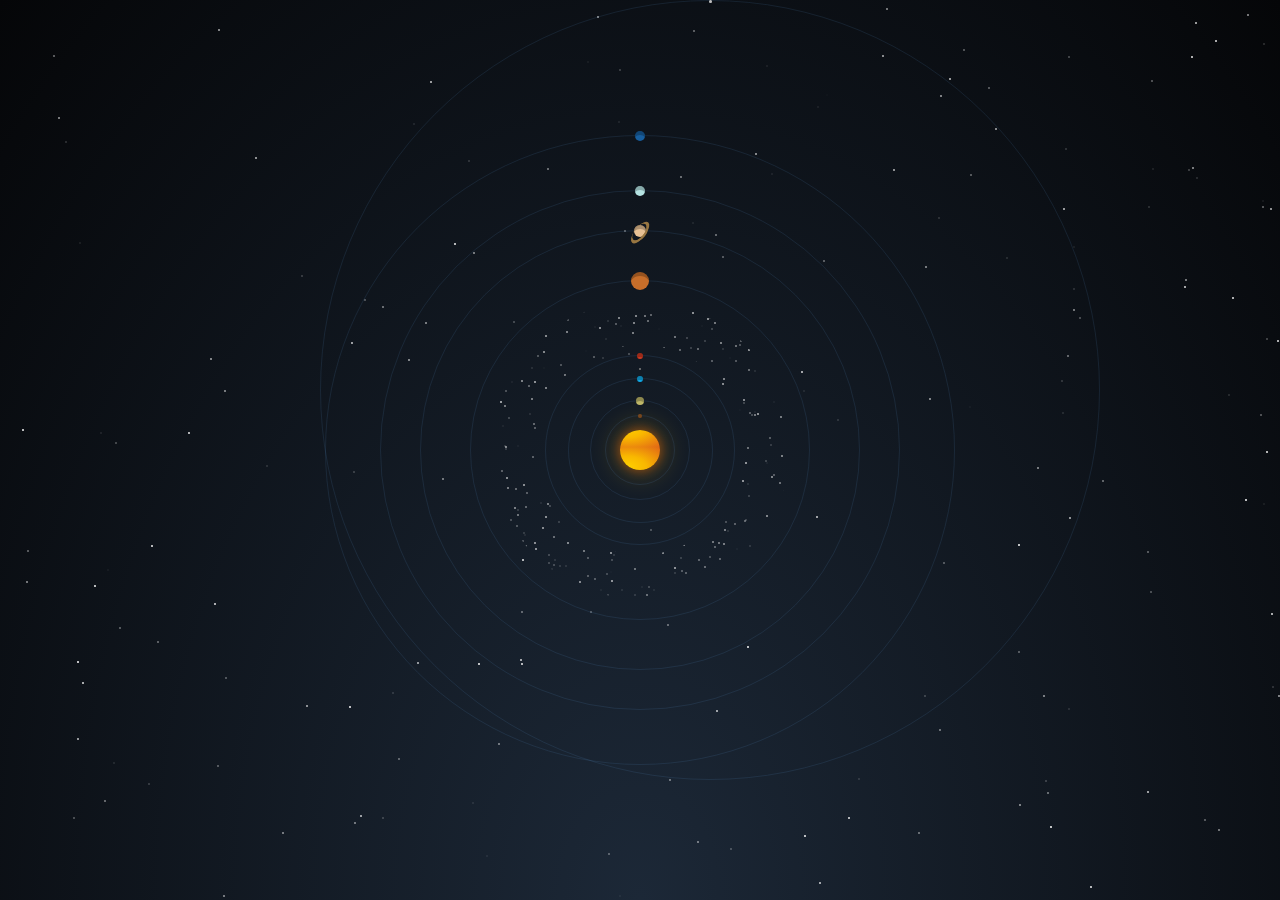
<file: 05-merge-styles/project-dist/index.html>
<!DOCTYPE html>
<html lang="en">

<head>
    <meta charset="UTF-8">
    <meta http-equiv="X-UA-Compatible" content="IE=edge">
    <meta name="viewport" content="width=device-width, initial-scale=1.0">
    <link rel="stylesheet" href="./bundle.css">
    <title>Solar system</title>
</head>

<body>
    <div class="solar-syst">
        <div class="sun"></div>
        <div class="mercury"></div>
        <div class="venus"></div>
        <div class="earth"></div>
        <div class="mars"></div>
        <div class="jupiter"></div>
        <div class="saturn"></div>
        <div class="uranus"></div>
        <div class="neptune"></div>
        <div class="pluto"></div>
        <div class="asteroids-belt"></div>
    </div>
</body>

</html>
</file>
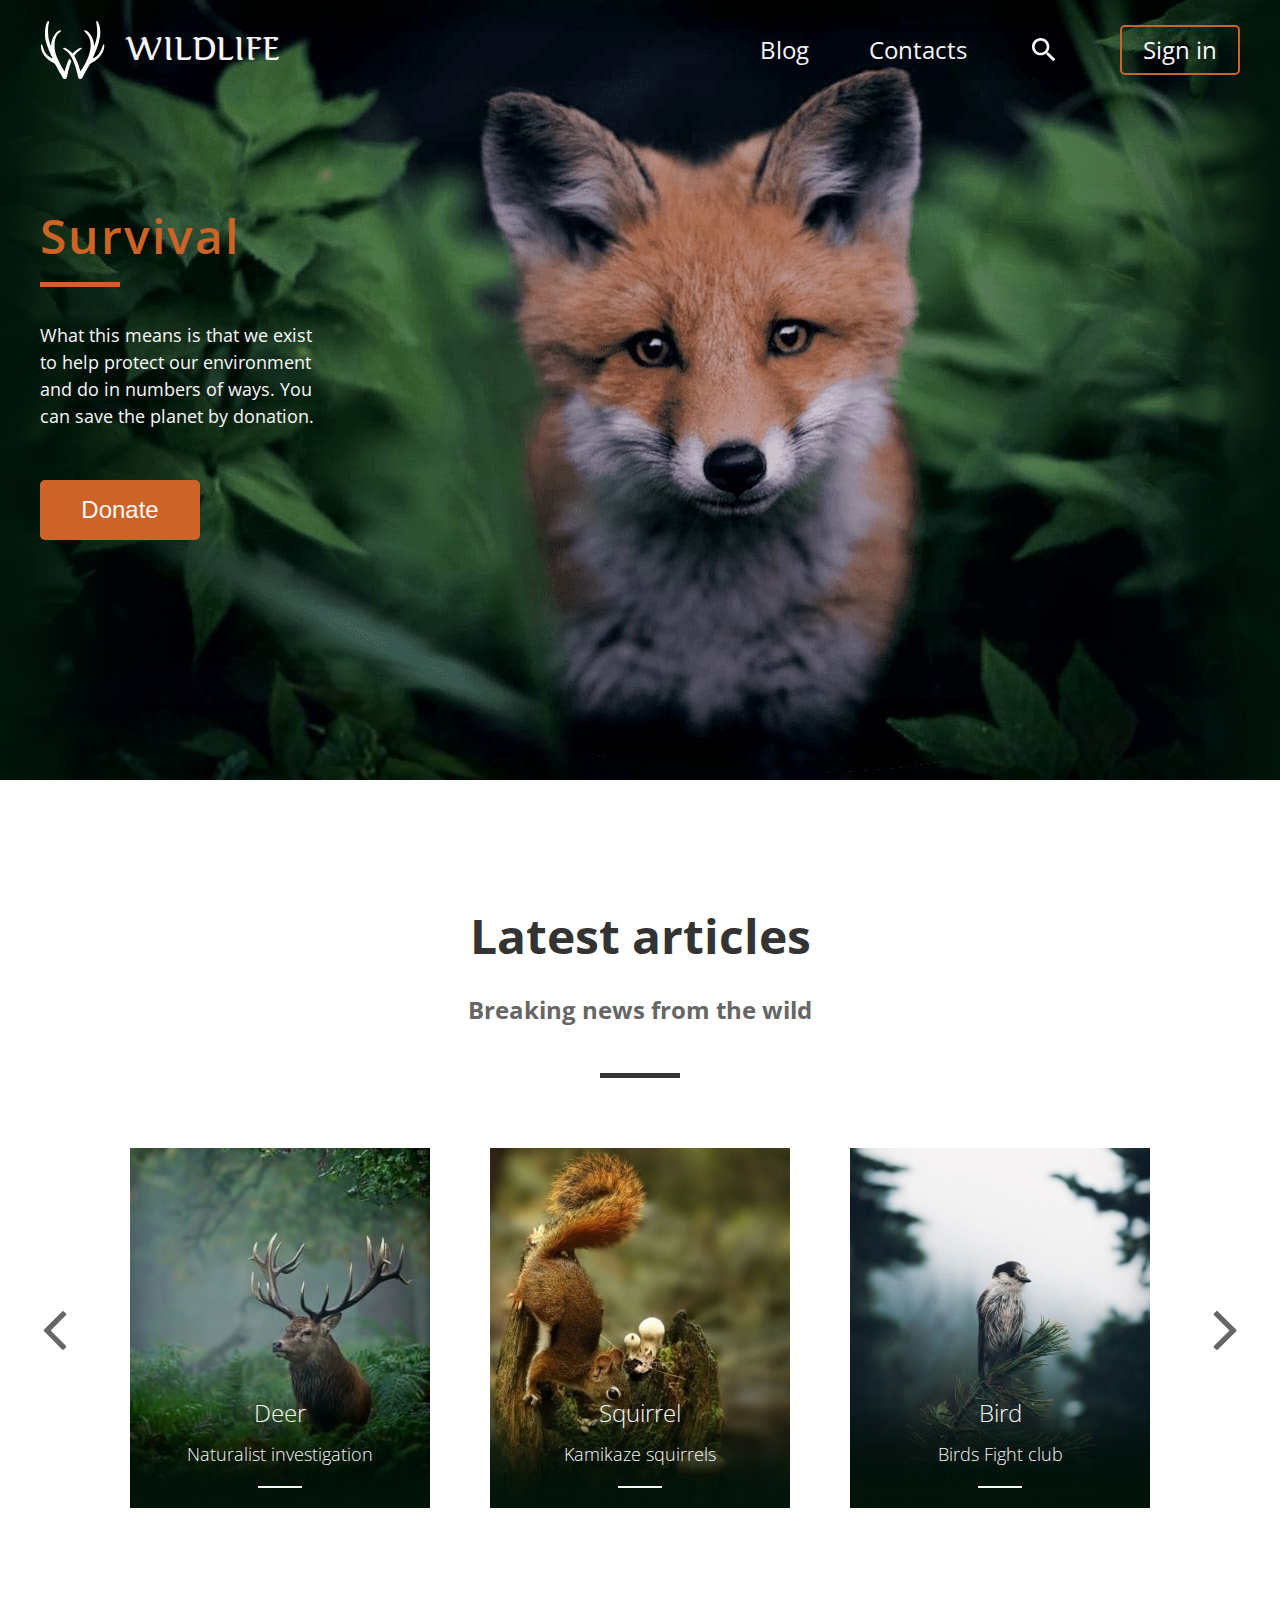
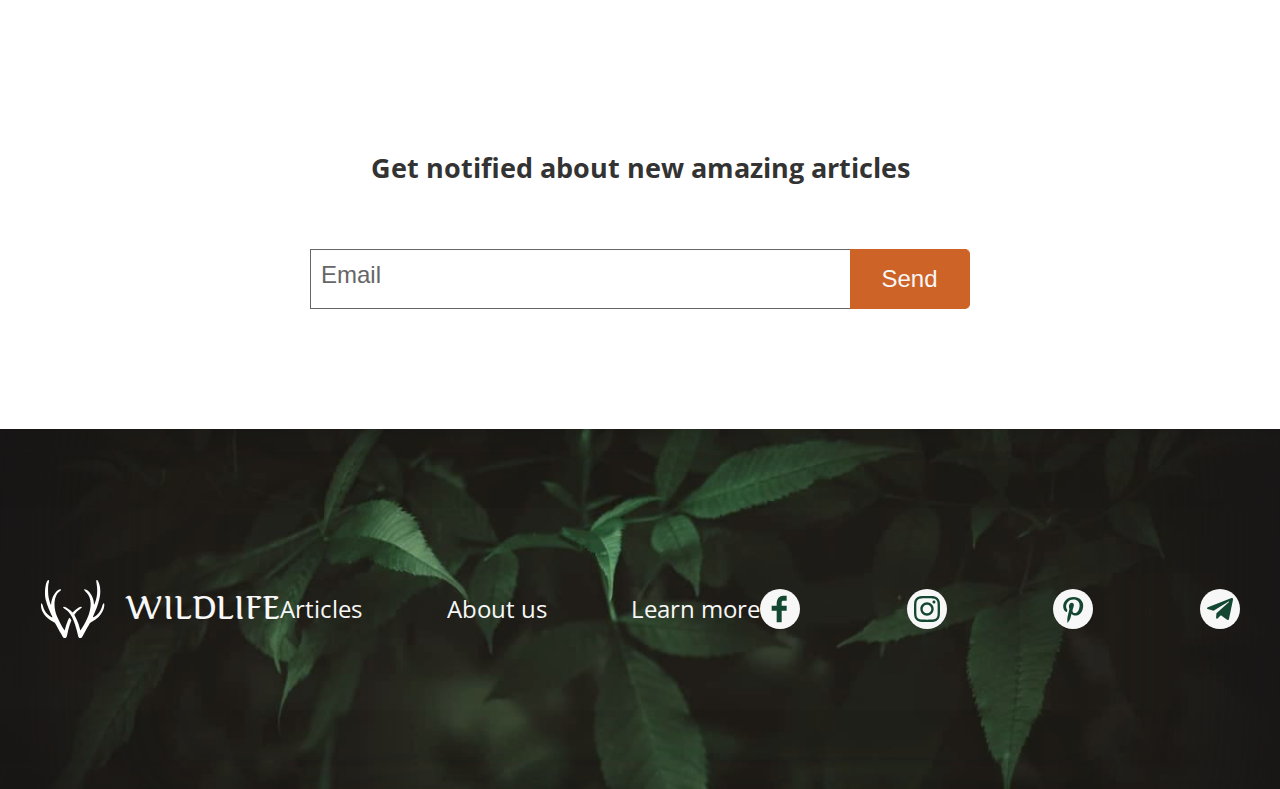
<file: 06-build-page/project-dist/index.html>
<!DOCTYPE html>
<html lang="en">

<head>
    <meta charset="UTF-8" />
    <meta name="viewport" content="width=device-width, initial-scale=1.0" />
    <link href="https://fonts.googleapis.com/css2?family=Open+Sans:wght@100;300;400;600&display=swap" rel="stylesheet" />
    <link rel="stylesheet" href="style.css" />
    <title>wildlife</title>
</head>

<body>
    <header class="header">
  <div class="container">
    <div class="inner-container">
      <nav class="main-nav">
        <div class="logo">
          <div class="logo-icon"></div>
          <h1>wildlife</h1>
        </div>
        <ul class="nav-list">
          <li class="list-item"><a href="#">Blog</a></li>
          <li class="list-item"><a href="#">Contacts</a></li>
          <li class="list-item search"><a href="#"></a></li>
          <li class="list-item login"><a href="#">Sign in</a></li>
        </ul>
      </nav>
      <div class="header-promo">
        <h2 class="header-title">Survival</h2>
        <p class="header-text">
          What this means is that we exist to help protect our environment
          and do in numbers of ways. You can save the planet by donation.
        </p>
        <button class="header-button">Donate</button>
      </div>
    </div>
  </div>
</header>
    <main class="main">
        <div class="container">
  <div class="inner-container">
    <h2 class="main-title">Latest articles</h2>
    <h3 class="main-subtitle">Breaking news from the wild</h3>
    <div class="slider">
      <a class="arrow arrow-left"></a>
      <div class="item item1">
        <a href="#">
          <h2 class="item-title">Deer</h2>
          <h3 class="item-subtitle">Naturalist investigation</h3>
        </a>
      </div>
      <div class="item item2">
        <a href="#">
          <h2 class="item-title">Squirrel</h2>
          <h3 class="item-subtitle">Kamikaze squirrels</h3>
        </a>
      </div>
      <div class="item item3">
        <a href="#">
          <h2 class="item-title">Bird</h2>
          <h3 class="item-subtitle">Birds Fight club</h3>
        </a>
      </div>
      <a class="arrow arrow-right"></a>
    </div>
    <div class="mail">
      <h2 class="mail-title">Get notified about new amazing articles</h2>
      <form action="#" method="post" class="mail-form">
        <input
          type="text"
          class="mail-input"
          placeholder="Email"
          required
          autofocus
        />
        <input type="submit" class="mail-button" value="Send"/>
      </form>
    </div>
  </div>
</div>
    </main>
    <footer class="footer">
  <div class="container">
    <div class="inner-container footer-inner-container">
      <div class="logo">
        <div class="logo-icon"></div>
        <h2>wildlife</h2>
      </div>
      <ul class="nav-list">
        <li class="list-item"><a href="#">Articles</a></li>
        <li class="list-item"><a href="#">About us</a></li>
        <li class="list-item"><a href="#">Learn more</a></li>
      </ul>
      <ul class="nav-list social-list">
        <li class="list-item social-item fb"><a href="#"></a></li>
        <li class="list-item social-item instagramm"><a href="#"></a></li>
        <li class="list-item social-item pinterest"><a href="#"></a></li>
        <li class="list-item social-item telegram"><a href="#"></a></li>
      </ul>
    </div>
  </div>
</footer>
</body>

</html>
</file>
<file: 05-merge-styles/project-dist/bundle.css>
*, *:before, *:after {
	padding: 0;
	margin: 0;
	box-sizing: border-box;
}

html, body {
	height: 100%;
	width: 100%;
}

body {
	font: normal 1em/1.45em "Helvetica Neue", Helvetica, Arial, sans-serif;
	-webkit-font-smoothing: antialiased;
	color: #fff;
	background: radial-gradient(ellipse at bottom, #1C2837 0%, #050608 100%);
	background-attachment: fixed;
}

.solar-syst {
	margin: 0 auto;
	width: 100%;
	height: 100%;
	position: relative;
}

.solar-syst:after {
	content: "";
	position: absolute;
	height: 2px;
	width: 2px;
	top: -2px;
	background: white;
	box-shadow: 1617px 304px 0 0px rgba(255, 255, 255, 0.047) , 1067px 357px 0 0px rgba(255,255,255, 0.469) , 120px 1700px 0 0px rgba(255,255,255, 0.28) , 616px 1672px 0 0px rgba(255,255,255, 0.581) , 1534px 1337px 0 0px rgba(255,255,255, 0.518) , 716px 712px 0 0px rgba(255,255,255, 0.788) , 823px 1495px 0 0px rgba(255,255,255, 0.087) , 1585px 1302px 0 0px rgba(255,255,255, 0.015) , 1215px 42px 0 0px rgba(255,255,255, 0.884) , 77px 740px 0 0px rgba(255,255,255, 0.749) , 1591px 489px 0 0px rgba(255,255,255, 0.941) , 218px 31px 0 0px rgba(255,255,255, 0.658) , 1028px 1047px 0 0px rgba(255,255,255, 0.033) , 292px 1072px 0 0px rgba(255,255,255, 0.573) , 296px 1674px 0 0px rgba(255,255,255, 0.53) , 306px 707px 0 0px rgba(255,255,255, 0.689) , 1445px 1022px 0 0px rgba(255,255,255, 0.012) , 22px 431px 0 0px rgba(255,255,255, 0.96) , 669px 781px 0 0px rgba(255,255,255, 0.497) , 949px 80px 0 0px rgba(255,255,255, 0.77) , 82px 684px 0 0px rgba(255,255,255, 0.858) , 1060px 1197px 0 0px rgba(255,255,255, 0.786) , 1621px 716px 0 0px rgba(255,255,255, 0.302) , 1573px 518px 0 0px rgba(255,255,255, 0.183) , 1195px 24px 0 0px rgba(255,255,255, 0.783) , 266px 467px 0 0px rgba(255,255,255, 0.153) , 406px 1469px 0 0px rgba(255,255,255, 0.074) , 1317px 1217px 0 0px rgba(255,255,255, 0.145) , 1726px 1635px 0 0px rgba(255,255,255, 0.409) , 697px 1093px 0 0px rgba(255,255,255, 0.232) , 1692px 1306px 0 0px rgba(255,255,255, 0.989) , 803px 392px 0 0px rgba(255,255,255, 0.102) , 1348px 1408px 0 0px rgba(255,255,255, 0.781) , 1453px 1491px 0 0px rgba(255,255,255, 0.655) , 79px 1080px 0 0px rgba(255,255,255, 0.465) , 1012px 1456px 0 0px rgba(255,255,255, 0.855) , 766px 67px 0 0px rgba(255,255,255, 0.085) , 1058px 1651px 0 0px rgba(255,255,255, 0.855) , 1270px 210px 0 0px rgba(255,255,255, 0.725) , 245px 1169px 0 0px rgba(255,255,255, 0.308) , 353px 1479px 0 0px rgba(255,255,255, 0.966) , 521px 613px 0 0px rgba(255,255,255, 0.44) , 828px 1563px 0 0px rgba(255,255,255, 0.662) , 163px 1075px 0 0px rgba(255,255,255, 0.023) , 1727px 1600px 0 0px rgba(255,255,255, 0.884) , 420px 923px 0 0px rgba(255,255,255, 0.623) , 755px 155px 0 0px rgba(255,255,255, 0.656) , 576px 1156px 0 0px rgba(255,255,255, 0.668) , 170px 1245px 0 0px rgba(255,255,255, 0.898) , 1006px 259px 0 0px rgba(255,255,255, 0.146) , 408px 1308px 0 0px rgba(255,255,255, 0.527) , 1532px 1279px 0 0px rgba(255,255,255, 0.747) , 353px 473px 0 0px rgba(255,255,255, 0.221) , 1271px 615px 0 0px rgba(255,255,255, 0.867) , 606px 575px 0 0px rgba(255,255,255, 0.265) , 1069px 519px 0 0px rgba(255,255,255, 0.718) , 1732px 794px 0 0px rgba(255,255,255, 0.15) , 1345px 1073px 0 0px rgba(255,255,255, 0.828) , 1743px 1356px 0 0px rgba(255,255,255, 0.79) , 1658px 227px 0 0px rgba(255,255,255, 0.773) , 550px 1303px 0 0px rgba(255,255,255, 0.713) , 256px 1132px 0 0px rgba(255,255,255, 0.389) , 1457px 1188px 0 0px rgba(255,255,255, 0.42) , 1117px 1542px 0 0px rgba(255,255,255, 0.141) , 1061px 382px 0 0px rgba(255,255,255, 0.188) , 1019px 806px 0 0px rgba(255,255,255, 0.606) , 893px 1085px 0 0px rgba(255,255,255, 0.76) , 1620px 463px 0 0px rgba(255,255,255, 0.896) , 1262px 202px 0 0px rgba(255,255,255, 0.083) , 418px 1299px 0 0px rgba(255,255,255, 0.52) , 602px 359px 0 0px rgba(255,255,255, 0.173) , 168px 1068px 0 0px rgba(255,255,255, 0.342) , 448px 1065px 0 0px rgba(255,255,255, 0.809) , 953px 1686px 0 0px rgba(255,255,255, 0.232) , 730px 850px 0 0px rgba(255,255,255, 0.287) , 1569px 1715px 0 0px rgba(255,255,255, 0.052) , 468px 162px 0 0px rgba(255,255,255, 0.18) , 988px 89px 0 0px rgba(255,255,255, 0.387) , 1247px 16px 0 0px rgba(255,255,255, 0.592) , 1536px 1291px 0 0px rgba(255,255,255, 0.986) , 1068px 58px 0 0px rgba(255,255,255, 0.299) , 815px 1681px 0 0px rgba(255,255,255, 0.887) , 1471px 1586px 0 0px rgba(255,255,255, 0.333) , 1374px 1081px 0 0px rgba(255,255,255, 0.936) , 1254px 1545px 0 0px rgba(255,255,255, 0.042) , 990px 923px 0 0px rgba(255,255,255, 0.103) , 301px 277px 0 0px rgba(255,255,255, 0.221) , 1295px 627px 0 0px rgba(255,255,255, 0.058) , 1307px 353px 0 0px rgba(255,255,255, 0.024) , 801px 373px 0 0px rgba(255,255,255, 0.823) , 188px 434px 0 0px rgba(255,255,255, 0.903) , 498px 745px 0 0px rgba(255,255,255, 0.517) , 1600px 225px 0 0px rgba(255,255,255, 0.252) , 351px 344px 0 0px rgba(255,255,255, 0.78) , 223px 897px 0 0px rgba(255,255,255, 0.57) , 214px 605px 0 0px rgba(255,255,255, 0.881) , 1485px 51px 0 0px rgba(255,255,255, 0.108) , 1037px 469px 0 0px rgba(255,255,255, 0.582) , 1375px 848px 0 0px rgba(255,255,255, 0.385) , 590px 613px 0 0px rgba(255,255,255, 0.324) , 758px 1688px 0 0px rgba(255,255,255, 0.691) , 680px 178px 0 0px rgba(255,255,255, 0.503) , 943px 564px 0 0px rgba(255,255,255, 0.359) , 1431px 930px 0 0px rgba(255,255,255, 0.22) , 392px 694px 0 0px rgba(255,255,255, 0.166) , 79px 244px 0 0px rgba(255,255,255, 0.097) , 1073px 290px 0 0px rgba(255,255,255, 0.166) , 1692px 231px 0 0px rgba(255,255,255, 0.342) , 1414px 773px 0 0px rgba(255,255,255, 0.292) , 1274px 1411px 0 0px rgba(255,255,255, 0.654) , 995px 130px 0 0px rgba(255,255,255, 0.683) , 587px 1657px 0 0px rgba(255,255,255, 0.717) , 127px 927px 0 0px rgba(255,255,255, 0.545) , 224px 392px 0 0px rgba(255,255,255, 0.589) , 324px 1677px 0 0px rgba(255,255,255, 0.327) , 454px 245px 0 0px rgba(255,255,255, 0.933) , 479px 1379px 0 0px rgba(255,255,255, 0.241) , 655px 1650px 0 0px rgba(255,255,255, 0.646) , 217px 767px 0 0px rgba(255,255,255, 0.378) , 679px 1554px 0 0px rgba(255,255,255, 0.609) , 693px 32px 0 0px rgba(255,255,255, 0.423) , 1567px 1051px 0 0px rgba(255,255,255, 0.867) , 846px 951px 0 0px rgba(255,255,255, 0.711) , 268px 1175px 0 0px rgba(255,255,255, 0.09) , 816px 1052px 0 0px rgba(255,255,255, 0.103) , 478px 665px 0 0px rgba(255,255,255, 0.975) , 1517px 1006px 0 0px rgba(255,255,255, 0.33) , 1783px 1039px 0 0px rgba(255,255,255, 0.466) , 1608px 1461px 0 0px rgba(255,255,255, 0.595) , 382px 308px 0 0px rgba(255,255,255, 0.502) , 664px 1111px 0 0px rgba(255,255,255, 0.342) , 1447px 769px 0 0px rgba(255,255,255, 0.626) , 280px 1603px 0 0px rgba(255,255,255, 0.21) , 594px 1645px 0 0px rgba(255,255,255, 0.68) , 398px 760px 0 0px rgba(255,255,255, 0.418) , 128px 1475px 0 0px rgba(255,255,255, 0.252) , 245px 1653px 0 0px rgba(255,255,255, 0.989) , 724px 531px 0 0px rgba(255,255,255, 0.559) , 278px 945px 0 0px rgba(255,255,255, 0.625) , 1724px 1048px 0 0px rgba(255,255,255, 0.267) , 924px 1286px 0 0px rgba(255,255,255, 0.945) , 1331px 1028px 0 0px rgba(255,255,255, 0.624) , 1657px 1442px 0 0px rgba(255,255,255, 0.259) , 1527px 922px 0 0px rgba(255,255,255, 0.872) , 1266px 340px 0 0px rgba(255,255,255, 0.282) , 767px 1774px 0 0px rgba(255,255,255, 0.503) , 1484px 933px 0 0px rgba(255,255,255, 0.68) , 1185px 281px 0 0px rgba(255,255,255, 0.578) , 963px 51px 0 0px rgba(255,255,255, 0.376) , 1509px 1470px 0 0px rgba(255,255,255, 0.613) , 271px 1651px 0 0px rgba(255,255,255, 0.991) , 430px 83px 0 0px rgba(255,255,255, 0.782) , 821px 1358px 0 0px rgba(255,255,255, 0.627) , 255px 159px 0 0px rgba(255,255,255, 0.713) , 1073px 311px 0 0px rgba(255,255,255, 0.56) , 1295px 1651px 0 0px rgba(255,255,255, 0.473) , 895px 1002px 0 0px rgba(255,255,255, 0.8) , 1056px 1304px 0 0px rgba(255,255,255, 0.7) , 1518px 216px 0 0px rgba(255,255,255, 0.121) , 848px 819px 0 0px rgba(255,255,255, 0.894) , 1148px 208px 0 0px rgba(255,255,255, 0.173) , 1191px 58px 0 0px rgba(255,255,255, 0.904) , 1482px 617px 0 0px rgba(255,255,255, 0.079) , 1192px 169px 0 0px rgba(255,255,255, 0.621) , 433px 1423px 0 0px rgba(255,255,255, 0.559) , 1699px 448px 0 0px rgba(255,255,255, 0.643) , 423px 981px 0 0px rgba(255,255,255, 0.573) , 19px 1370px 0 0px rgba(255,255,255, 0.528) , 1441px 922px 0 0px rgba(255,255,255, 0.207) , 350px 942px 0 0px rgba(255,255,255, 0.075) , 1717px 1343px 0 0px rgba(255,255,255, 0.983) , 589px 1223px 0 0px rgba(255,255,255, 0.383) , 113px 764px 0 0px rgba(255,255,255, 0.118) , 911px 1151px 0 0px rgba(255,255,255, 0.484) , 1084px 1110px 0 0px rgba(255,255,255, 0.295) , 1050px 828px 0 0px rgba(255,255,255, 0.996) , 1278px 697px 0 0px rgba(255,255,255, 0.635) , 587px 63px 0 0px rgba(255,255,255, 0.063) , 766px 1192px 0 0px rgba(255,255,255, 0.569) , 1409px 1329px 0 0px rgba(255,255,255, 0.546) , 53px 57px 0 0px rgba(255,255,255, 0.439) , 998px 1029px 0 0px rgba(255,255,255, 0.492) , 1794px 50px 0 0px rgba(255,255,255, 0.826) , 1371px 296px 0 0px rgba(255,255,255, 0.848) , 1316px 974px 0 0px rgba(255,255,255, 0.127) , 1423px 988px 0 0px rgba(255,255,255, 0.558) , 545px 389px 0 0px rgba(255,255,255, 0.6) , 925px 268px 0 0px rgba(255,255,255, 0.579) , 1266px 453px 0 0px rgba(255,255,255, 0.931) , 382px 819px 0 0px rgba(255,255,255, 0.232) , 1023px 1191px 0 0px rgba(255,255,255, 0.749) , 1669px 670px 0 0px rgba(255,255,255, 0.192) , 1555px 894px 0 0px rgba(255,255,255, 0.02) , 1471px 1800px 0 0px rgba(255,255,255, 0.887) , 1793px 1725px 0 0px rgba(255,255,255, 0.155) , 1404px 1675px 0 0px rgba(255,255,255, 0.226) , 834px 1565px 0 0px rgba(255,255,255, 0.457) , 1203px 1311px 0 0px rgba(255,255,255, 0.532) , 8px 1645px 0 0px rgba(255,255,255, 0.656) , 1375px 653px 0 0px rgba(255,255,255, 0.456) , 1421px 1016px 0 0px rgba(255,255,255, 0.988) , 608px 855px 0 0px rgba(255,255,255, 0.376) , 893px 171px 0 0px rgba(255,255,255, 0.712) , 94px 587px 0 0px rgba(255,255,255, 0.955) , 1538px 676px 0 0px rgba(255,255,255, 0.364) , 837px 421px 0 0px rgba(255,255,255, 0.166) , 505px 448px 0 0px rgba(255,255,255, 0.625) , 939px 731px 0 0px rgba(255,255,255, 0.502) , 1788px 1121px 0 0px rgba(255,255,255, 0.177) , 135px 1324px 0 0px rgba(255,255,255, 0.836) , 1103px 1371px 0 0px rgba(255,255,255, 0.181) , 521px 665px 0 0px rgba(255,255,255, 0.911) , 1797px 1217px 0 0px rgba(255,255,255, 0.67) , 107px 571px 0 0px rgba(255,255,255, 0.055) , 644px 1445px 0 0px rgba(255,255,255, 0.084) , 1417px 1233px 0 0px rgba(255,255,255, 0.409) , 852px 1792px 0 0px rgba(255,255,255, 0.327) , 1423px 109px 0 0px rgba(255,255,255, 0.693) , 823px 262px 0 0px rgba(255,255,255, 0.404) , 1373px 836px 0 0px rgba(255,255,255, 0.09) , 593px 358px 0 0px rgba(255,255,255, 0.361) , 282px 834px 0 0px rgba(255,255,255, 0.555) , 1073px 248px 0 0px rgba(255,255,255, 0.082) , 1348px 186px 0 0px rgba(255,255,255, 0.721) , 210px 360px 0 0px rgba(255,255,255, 0.643) , 1063px 210px 0 0px rgba(255,255,255, 0.771) , 1699px 1624px 0 0px rgba(255,255,255, 0.959) , 315px 1120px 0 0px rgba(255,255,255, 0.933) , 190px 1644px 0 0px rgba(255,255,255, 0.401) , 1385px 711px 0 0px rgba(255,255,255, 0.867) , 1399px 234px 0 0px rgba(255,255,255, 0.534) , 1773px 1333px 0 0px rgba(255,255,255, 0.558) , 718px 1186px 0 0px rgba(255,255,255, 0.278) , 485px 998px 0 0px rgba(255,255,255, 0.691) , 1225px 1797px 0 0px rgba(255,255,255, 0.173) , 427px 1097px 0 0px rgba(255,255,255, 0.758) , 780px 1788px 0 0px rgba(255,255,255, 0.248) , 1403px 962px 0 0px rgba(255,255,255, 0.909) , 911px 1209px 0 0px rgba(255,255,255, 0.732) , 701px 994px 0 0px rgba(255,255,255, 0.426) , 176px 915px 0 0px rgba(255,255,255, 0.788) , 969px 408px 0 0px rgba(255,255,255, 0.043) , 1261px 1244px 0 0px rgba(255,255,255, 0.395) , 1228px 396px 0 0px rgba(255,255,255, 0.152) , 1079px 1079px 0 0px rgba(255,255,255, 0.194) , 1584px 144px 0 0px rgba(255,255,255, 0.623) , 1184px 288px 0 0px rgba(255,255,255, 0.851) , 1635px 278px 0 0px rgba(255,255,255, 0.396) , 1144px 1388px 0 0px rgba(255,255,255, 0.281) , 740px 1488px 0 0px rgba(255,255,255, 0.525) , 1484px 1505px 0 0px rgba(255,255,255, 0.608) , 828px 986px 0 0px rgba(255,255,255, 0.342) , 1482px 1242px 0 0px rgba(255,255,255, 0.045) , 1263px 45px 0 0px rgba(255,255,255, 0.179) , 104px 802px 0 0px rgba(255,255,255, 0.474) , 1686px 538px 0 0px rgba(255,255,255, 0.026) , 1601px 786px 0 0px rgba(255,255,255, 0.58) , 299px 1177px 0 0px rgba(255,255,255, 0.924) , 953px 1465px 0 0px rgba(255,255,255, 0.489) , 1458px 1395px 0 0px rgba(255,255,255, 0.06) , 1364px 1100px 0 0px rgba(255,255,255, 0.391) , 1727px 92px 0 0px rgba(255,255,255, 0.049) , 1603px 617px 0 0px rgba(255,255,255, 0.408) , 413px 125px 0 0px rgba(255,255,255, 0.109) , 1588px 1708px 0 0px rgba(255,255,255, 0.044) , 600px 591px 0 0px rgba(255,255,255, 0.07) , 417px 664px 0 0px rgba(255,255,255, 0.725) , 513px 931px 0 0px rgba(255,255,255, 0.406) , 367px 1394px 0 0px rgba(255,255,255, 0.814) , 1541px 1511px 0 0px rgba(255,255,255, 0.827) , 522px 561px 0 0px rgba(255,255,255, 0.898) , 1423px 636px 0 0px rgba(255,255,255, 0.569) , 354px 824px 0 0px rgba(255,255,255, 0.539) , 1402px 591px 0 0px rgba(255,255,255, 0.998) , 1644px 314px 0 0px rgba(255,255,255, 0.92) , 819px 884px 0 0px rgba(255,255,255, 0.802) , 1457px 737px 0 0px rgba(255,255,255, 0.908) , 1232px 299px 0 0px rgba(255,255,255, 0.901) , 1272px 688px 0 0px rgba(255,255,255, 0.193) , 29px 1771px 0 0px rgba(255,255,255, 0.826) , 771px 175px 0 0px rgba(255,255,255, 0.087) , 1245px 1715px 0 0px rgba(255,255,255, 0.313) , 1044px 1429px 0 0px rgba(255,255,255, 0.285) , 1002px 1615px 0 0px rgba(255,255,255, 0.791) , 1245px 501px 0 0px rgba(255,255,255, 0.983) , 848px 1503px 0 0px rgba(255,255,255, 0.174) , 384px 1278px 0 0px rgba(255,255,255, 0.503) , 1002px 950px 0 0px rgba(255,255,255, 0.641) , 826px 96px 0 0px rgba(255,255,255, 0.024) , 1188px 171px 0 0px rgba(255,255,255, 0.269) , 735px 1422px 0 0px rgba(255,255,255, 0.591) , 1613px 258px 0 0px rgba(255,255,255, 0.584) , 692px 224px 0 0px rgba(255,255,255, 0.093) , 77px 1523px 0 0px rgba(255,255,255, 0.178) , 1220px 1029px 0 0px rgba(255,255,255, 0.495) , 1543px 535px 0 0px rgba(255,255,255, 0.907) , 1745px 251px 0 0px rgba(255,255,255, 0.208) , 476px 1562px 0 0px rgba(255,255,255, 0.428) , 710px 1449px 0 0px rgba(255,255,255, 0.708) , 1536px 1122px 0 0px rgba(255,255,255, 0.547) , 1245px 1489px 0 0px rgba(255,255,255, 0.82) , 128px 903px 0 0px rgba(255,255,255, 0.045) , 1462px 1775px 0 0px rgba(255,255,255, 0.086) , 1262px 208px 0 0px rgba(255,255,255, 0.414) , 364px 301px 0 0px rgba(255,255,255, 0.337) , 617px 1724px 0 0px rgba(255,255,255, 0.7) , 193px 1550px 0 0px rgba(255,255,255, 0.749) , 1419px 396px 0 0px rgba(255,255,255, 0.61) , 349px 1006px 0 0px rgba(255,255,255, 0.042) , 73px 819px 0 0px rgba(255,255,255, 0.329) , 1291px 1616px 0 0px rgba(255,255,255, 0.559) , 1688px 1685px 0 0px rgba(255,255,255, 0.687) , 645px 1670px 0 0px rgba(255,255,255, 0.644) , 929px 400px 0 0px rgba(255,255,255, 0.628) , 1047px 794px 0 0px rgba(255,255,255, 0.484) , 1204px 821px 0 0px rgba(255,255,255, 0.393) , 1629px 374px 0 0px rgba(255,255,255, 0.091) , 957px 991px 0 0px rgba(255,255,255, 0.214) , 1196px 179px 0 0px rgba(255,255,255, 0.166) , 1717px 795px 0 0px rgba(255,255,255, 0.726) , 1236px 1511px 0 0px rgba(255,255,255, 0.27) , 650px 531px 0 0px rgba(255,255,255, 0.309) , 1656px 972px 0 0px rgba(255,255,255, 0.798) , 1147px 1676px 0 0px rgba(255,255,255, 0.908) , 1339px 248px 0 0px rgba(255,255,255, 0.251) , 619px 71px 0 0px rgba(255,255,255, 0.234) , 1611px 655px 0 0px rgba(255,255,255, 0.68) , 77px 663px 0 0px rgba(255,255,255, 0.992) , 924px 697px 0 0px rgba(255,255,255, 0.236) , 1195px 1422px 0 0px rgba(255,255,255, 0.346) , 1644px 708px 0 0px rgba(255,255,255, 0.335) , 1447px 637px 0 0px rgba(255,255,255, 0.639) , 408px 361px 0 0px rgba(255,255,255, 0.636) , 959px 1239px 0 0px rgba(255,255,255, 0.006) , 56px 1714px 0 0px rgba(255,255,255, 0.868) , 1079px 319px 0 0px rgba(255,255,255, 0.325) , 1597px 1px 0 0px rgba(255,255,255, 0.497) , 722px 258px 0 0px rgba(255,255,255, 0.386) , 1278px 1737px 0 0px rgba(255,255,255, 0.015) , 938px 219px 0 0px rgba(255,255,255, 0.169) , 1669px 1758px 0 0px rgba(255,255,255, 0.109) , 157px 643px 0 0px rgba(255,255,255, 0.425) , 472px 804px 0 0px rgba(255,255,255, 0.107) , 618px 123px 0 0px rgba(255,255,255, 0.101) , 547px 170px 0 0px rgba(255,255,255, 0.496) , 697px 843px 0 0px rgba(255,255,255, 0.539) , 966px 1545px 0 0px rgba(255,255,255, 0.096) , 486px 857px 0 0px rgba(255,255,255, 0.087) , 276px 1149px 0 0px rgba(255,255,255, 0.198) , 1260px 416px 0 0px rgba(255,255,255, 0.368) , 201px 1706px 0 0px rgba(255,255,255, 0.543) , 26px 583px 0 0px rgba(255,255,255, 0.571) , 1074px 1632px 0 0px rgba(255,255,255, 0.172) , 1773px 1280px 0 0px rgba(255,255,255, 0.247) , 1355px 1329px 0 0px rgba(255,255,255, 0.509) , 1773px 323px 0 0px rgba(255,255,255, 0.466) , 1328px 1367px 0 0px rgba(255,255,255, 0.433) , 369px 912px 0 0px rgba(255,255,255, 0.136) , 261px 1288px 0 0px rgba(255,255,255, 0.629) , 1152px 170px 0 0px rgba(255,255,255, 0.108) , 72px 1122px 0 0px rgba(255,255,255, 0.73) , 560px 1170px 0 0px rgba(255,255,255, 0.938) , 407px 1319px 0 0px rgba(255,255,255, 0.438) , 918px 834px 0 0px rgba(255,255,255, 0.474) , 285px 1652px 0 0px rgba(255,255,255, 0.207) , 1344px 391px 0 0px rgba(255,255,255, 0.143) , 1745px 145px 0 0px rgba(255,255,255, 0.191) , 1776px 749px 0 0px rgba(255,255,255, 0.4) , 534px 1795px 0 0px rgba(255,255,255, 0.627) , 858px 780px 0 0px rgba(255,255,255, 0.155) , 726px 1604px 0 0px rgba(255,255,255, 0.053) , 1390px 242px 0 0px rgba(255,255,255, 0.914) , 1151px 82px 0 0px rgba(255,255,255, 0.371) , 676px 1151px 0 0px rgba(255,255,255, 0.337) , 1150px 593px 0 0px rgba(255,255,255, 0.335) , 1374px 1175px 0 0px rgba(255,255,255, 0.306) , 1294px 600px 0 0px rgba(255,255,255, 0.019) , 901px 1757px 0 0px rgba(255,255,255, 0.361) , 816px 518px 0 0px rgba(255,255,255, 0.801) , 1065px 150px 0 0px rgba(255,255,255, 0.192) , 371px 1688px 0 0px rgba(255,255,255, 0.611) , 715px 236px 0 0px rgba(255,255,255, 0.467) , 1040px 1117px 0 0px rgba(255,255,255, 0.423) , 1043px 697px 0 0px rgba(255,255,255, 0.591) , 1531px 929px 0 0px rgba(255,255,255, 0.707) , 881px 1583px 0 0px rgba(255,255,255, 0.07) , 341px 1702px 0 0px rgba(255,255,255, 0.764) , 1670px 1011px 0 0px rgba(255,255,255, 0.605) , 1552px 914px 0 0px rgba(255,255,255, 0.7) , 1431px 113px 0 0px rgba(255,255,255, 0.039) , 268px 1547px 0 0px rgba(255,255,255, 0.792) , 1412px 951px 0 0px rgba(255,255,255, 0.726) , 1123px 1057px 0 0px rgba(255,255,255, 0.098) , 1090px 888px 0 0px rgba(255,255,255, 0.927) , 442px 480px 0 0px rgba(255,255,255, 0.547) , 669px 1021px 0 0px rgba(255,255,255, 0.799) , 1205px 1318px 0 0px rgba(255,255,255, 0.166) , 1449px 580px 0 0px rgba(255,255,255, 0.995) , 1055px 1614px 0 0px rgba(255,255,255, 0.888) , 539px 1237px 0 0px rgba(255,255,255, 0.666) , 24px 1705px 0 0px rgba(255,255,255, 0.481) , 619px 897px 0 0px rgba(255,255,255, 0.064) , 1161px 1628px 0 0px rgba(255,255,255, 0.264) , 691px 1487px 0 0px rgba(255,255,255, 0.354) , 1464px 667px 0 0px rgba(255,255,255, 0.766) , 940px 97px 0 0px rgba(255,255,255, 0.628) , 1200px 1454px 0 0px rgba(255,255,255, 0.484) , 1797px 1755px 0 0px rgba(255,255,255, 0.553) , 1716px 1133px 0 0px rgba(255,255,255, 0.408) , 1499px 1743px 0 0px rgba(255,255,255, 0.322) , 1703px 42px 0 0px rgba(255,255,255, 0.83) , 1236px 1194px 0 0px rgba(255,255,255, 0.824) , 360px 817px 0 0px rgba(255,255,255, 0.769) , 1132px 1174px 0 0px rgba(255,255,255, 0.17) , 320px 1515px 0 0px rgba(255,255,255, 0.641) , 1436px 69px 0 0px rgba(255,255,255, 0.63) , 1629px 556px 0 0px rgba(255,255,255, 0.919) , 473px 254px 0 0px rgba(255,255,255, 0.564) , 279px 1491px 0 0px rgba(255,255,255, 0.41) , 886px 10px 0 0px rgba(255,255,255, 0.565) , 147px 1026px 0 0px rgba(255,255,255, 0.386) , 1502px 408px 0 0px rgba(255,255,255, 0.246) , 500px 403px 0 0px rgba(255,255,255, 0.759) , 1749px 1252px 0 0px rgba(255,255,255, 0.989) , 970px 176px 0 0px rgba(255,255,255, 0.392) , 100px 434px 0 0px rgba(255,255,255, 0.102) , 1656px 1563px 0 0px rgba(255,255,255, 0.095) , 1682px 1773px 0 0px rgba(255,255,255, 0.895) , 466px 1750px 0 0px rgba(255,255,255, 0.362) , 532px 1355px 0 0px rgba(255,255,255, 0.045) , 959px 972px 0 0px rgba(255,255,255, 0.13) , 1263px 505px 0 0px rgba(255,255,255, 0.087) , 1546px 375px 0 0px rgba(255,255,255, 0.253) , 345px 1786px 0 0px rgba(255,255,255, 0.537) , 1147px 553px 0 0px rgba(255,255,255, 0.399) , 303px 1423px 0 0px rgba(255,255,255, 0.051) , 649px 450px 0 0px rgba(255,255,255, 0.73) , 115px 444px 0 0px rgba(255,255,255, 0.299) , 1218px 831px 0 0px rgba(255,255,255, 0.545) , 225px 679px 0 0px rgba(255,255,255, 0.357) , 1763px 31px 0 0px rgba(255,255,255, 0.887) , 1370px 1311px 0 0px rgba(255,255,255, 0.031) , 1018px 653px 0 0px rgba(255,255,255, 0.383) , 1800px 280px 0 0px rgba(255,255,255, 0.651) , 1142px 1264px 0 0px rgba(255,255,255, 0.263) , 1532px 498px 0 0px rgba(255,255,255, 0.144) , 349px 708px 0 0px rgba(255,255,255, 0.973) , 804px 837px 0 0px rgba(255,255,255, 0.966) , 399px 1692px 0 0px rgba(255,255,255, 0.779) , 1553px 259px 0 0px rgba(255,255,255, 0.491) , 733px 1660px 0 0px rgba(255,255,255, 0.185) , 1613px 61px 0 0px rgba(255,255,255, 0.309) , 1147px 793px 0 0px rgba(255,255,255, 0.793) , 1682px 1127px 0 0px rgba(255,255,255, 0.851) , 765px 948px 0 0px rgba(255,255,255, 0.57) , 237px 1287px 0 0px rgba(255,255,255, 0.54) , 659px 1608px 0 0px rgba(255,255,255, 0.106) , 513px 323px 0 0px rgba(255,255,255, 0.278) , 628px 355px 0 0px rgba(255,255,255, 0.295) , 747px 648px 0 0px rgba(255,255,255, 0.964) , 119px 629px 0 0px rgba(255,255,255, 0.391) , 151px 547px 0 0px rgba(255,255,255, 0.936) , 807px 1587px 0 0px rgba(255,255,255, 0.754) , 667px 626px 0 0px rgba(255,255,255, 0.456) , 1732px 322px 0 0px rgba(255,255,255, 0.309) , 1421px 935px 0 0px rgba(255,255,255, 0.06) , 148px 785px 0 0px rgba(255,255,255, 0.213) , 1025px 1468px 0 0px rgba(255,255,255, 0.98) , 1590px 1612px 0 0px rgba(255,255,255, 0.362) , 1367px 176px 0 0px rgba(255,255,255, 0.915) , 817px 108px 0 0px rgba(255,255,255, 0.077) , 1183px 1434px 0 0px rgba(255,255,255, 0.697) , 1102px 482px 0 0px rgba(255,255,255, 0.454) , 882px 57px 0 0px rgba(255,255,255, 0.693) , 624px 232px 0 0px rgba(255,255,255, 0.39) , 225px 1280px 0 0px rgba(255,255,255, 0.105) , 1062px 414px 0 0px rgba(255,255,255, 0.135) , 1304px 1263px 0 0px rgba(255,255,255, 0.245) , 2px 1219px 0 0px rgba(255,255,255, 0.367) , 65px 143px 0 0px rgba(255,255,255, 0.181) , 58px 119px 0 0px rgba(255,255,255, 0.605) , 597px 18px 0 0px rgba(255,255,255, 0.621) , 1713px 1592px 0 0px rgba(255,255,255, 0.541) , 12px 1518px 0 0px rgba(255,255,255, 0.876) , 1514px 1745px 0 0px rgba(255,255,255, 0.101) , 1068px 710px 0 0px rgba(255,255,255, 0.145) , 318px 1211px 0 0px rgba(255,255,255, 0.963) , 520px 661px 0 0px rgba(255,255,255, 0.812) , 312px 1760px 0 0px rgba(255,255,255, 0.619) , 1446px 1156px 0 0px rgba(255,255,255, 0.644) , 1045px 782px 0 0px rgba(255,255,255, 0.239) , 27px 552px 0 0px rgba(255,255,255, 0.415) , 1277px 342px 0 0px rgba(255,255,255, 0.896) , 1632px 1498px 0 0px rgba(255,255,255, 0.401) , 425px 324px 0 0px rgba(255,255,255, 0.576) , 1426px 454px 0 0px rgba(255,255,255, 0.651) , 1018px 546px 0 0px rgba(255,255,255, 0.99) , 131px 1327px 0 0px rgba(255,255,255, 0.086) , 1515px 355px 0 0px rgba(255,255,255, 0.464) , 1190px 1394px 0 0px rgba(255,255,255, 0.357);
	border-radius: 100px;
}
.pluto {
	height: 780px;
	width: 780px;
	margin-top: -450px;
	margin-left: -320px;
	animation: orb 7439.70741s linear infinite;
}

.pluto:before {
	height: 3px;
	width: 3px;
	background: #fff;
	margin-top: -1.5px;
	margin-left: -1.5px;
}

.hide {
	display: none;
}

.links {
	margin-top: 5px !important;
	font-size: 1em !important;
}

@keyframes orb {
	from {
		transform: rotate(0deg);
	}

	to {
		transform: rotate(-360deg);
	}
}.solar-syst div {
	border-radius: 1000px;
	top: 50%;
	left: 50%;
	position: absolute;
	z-index: 999;
}

.solar-syst div:not(.sun) {
	border: 1px solid rgba(102, 166, 229, 0.12);
}

.solar-syst div:not(.sun):before {
	left: 50%;
	border-radius: 100px;
	content: "";
	position: absolute;
}

.solar-syst div:not(.asteroids-belt):before {
	box-shadow: inset 0 6px 0 -2px rgba(0, 0, 0, 0.25);
}

.sun {
	background: radial-gradient(ellipse at center, #ffd000 1%, #f9b700 39%, #f9b700 39%, #e06317 100%);
	height: 40px;
	width: 40px;
	margin-top: -20px;
	margin-left: -20px;
	background-clip: padding-box;
	border: 0 !important;
	background-position: -28px -103px;
	background-size: 175%;
	box-shadow: 0 0 10px 2px rgba(255, 107, 0, 0.4), 0 0 22px 11px rgba(255, 203, 0, 0.13);
}

.mercury {
	height: 70px;
	width: 70px;
	margin-top: -35px;
	margin-left: -35px;
	animation: orb 7.18673s linear infinite;
}

.mercury:before {
	height: 4px;
	width: 4px;
	background: #9f5e26;
	margin-top: -2px;
	margin-left: -2px;
}

.venus {
	height: 100px;
	width: 100px;
	margin-top: -50px;
	margin-left: -50px;
	animation: orb 18.45553s linear infinite;
}

.venus:before {
	height: 8px;
	width: 8px;
	background: #BEB768;
	margin-top: -4px;
	margin-left: -4px;
}

.earth {
	height: 145px;
	width: 145px;
	margin-top: -72.5px;
	margin-left: -72.5px;
	animation: orb 30s linear infinite;
}

.earth:before {
	height: 6px;
	width: 6px;
	background: #11abe9;
	margin-top: -3px;
	margin-left: -3px;
}

.earth:after {
	position: absolute;
	content: "";
	height: 18px;
	width: 18px;
	left: 50%;
	top: 0px;
	margin-left: -9px;
	margin-top: -9px;
	border-radius: 100px;
	box-shadow: 0 -10px 0 -8px grey;
	animation: orb 2.24404s linear infinite;
}

.mars {
	height: 190px;
	width: 190px;
	margin-top: -95px;
	margin-left: -95px;
	animation: orb 56.42613s linear infinite;
}

.mars:before {
	height: 6px;
	width: 6px;
	background: #cf3921;
	margin-top: -3px;
	margin-left: -3px;
}

.jupiter {
	height: 340px;
	width: 340px;
	margin-top: -170px;
	margin-left: -170px;
	animation: orb 355.72282s linear infinite;
}

.jupiter:before {
	height: 18px;
	width: 18px;
	background: #c76e2a;
	margin-top: -9px;
	margin-left: -9px;
}

.saturn {
	height: 440px;
	width: 440px;
	margin-top: -220px;
	margin-left: -220px;
	animation: orb 882.69525s linear infinite;
}

.saturn:before {
	height: 12px;
	width: 12px;
	background: #e7c194;
	margin-top: -6px;
	margin-left: -6px;
}

.saturn:after {
	position: absolute;
	content: "";
	height: 2.34%;
	width: 4.676%;
	left: 50%;
	top: 0px;
	transform: rotateZ(-52deg);
	margin-left: -2.3%;
	margin-top: -1.2%;
	border-radius: 50% 50% 50% 50%;
	box-shadow: 0 1px 0 1px #987641, 3px 1px 0 #987641, -3px 1px 0 #987641;
	animation: orb 882.69525s linear infinite;
	animation-direction: reverse;
	transform-origin: 52% 60%;
}

.uranus {
	height: 520px;
	width: 520px;
	margin-top: -260px;
	margin-left: -260px;
	animation: orb 2512.4002s linear infinite;
}

.uranus:before {
	height: 10px;
	width: 10px;
	background: #b5e3e3;
	margin-top: -5px;
	margin-left: -5px;
}

.neptune {
	height: 630px;
	width: 630px;
	margin-top: -315px;
	margin-left: -315px;
	animation: orb 4911.78386s linear infinite;
}

.neptune:before {
	height: 10px;
	width: 10px;
	background: #175e9e;
	margin-top: -5px;
	margin-left: -5px;
}

.asteroids-belt {
	opacity: .7;
	border-color: transparent !important;
	height: 300px;
	width: 300px;
	margin-top: -150px;
	margin-left: -150px;
	animation: orb 179.95583s linear infinite;
	overflow: hidden;
}

.asteroids-belt:before {
	top: 50%;
	height: 210px;
	width: 210px;
	margin-left: -105px;
	margin-top: -105px;
	background: transparent;
	border-radius: 140px !important;
	box-shadow: 4px -101px 0 -104px rgba(255, 255, 255, 0.184) , -56px -85px 0 -104px rgba(255,255,255, 0.201) , -99px 135px 0 -104px rgba(255,255,255, 0.636) , 13px -90px 0 -104px rgba(255,255,255, 0.821) , -128px -68px 0 -104px rgba(255,255,255, 0.09) , 66px -46px 0 -104px rgba(255,255,255, 0.602) , 68px -139px 0 -104px rgba(255,255,255, 0.461) , 127px 13px 0 -104px rgba(255,255,255, 0.084) , 0px -70px 0 -104px rgba(255,255,255, 0.635) , 59px -71px 0 -104px rgba(255,255,255, 0.508) , 9px -34px 0 -104px rgba(255,255,255, 0.802) , 6px -38px 0 -104px rgba(255,255,255, 0.6) , -29px 103px 0 -104px rgba(255,255,255, 0.914) , -79px -85px 0 -104px rgba(255,255,255, 0.474) , 72px -121px 0 -104px rgba(255,255,255, 0.37) , 84px -71px 0 -104px rgba(255,255,255, 0.862) , -65px 145px 0 -104px rgba(255,255,255, 0.715) , 118px 102px 0 -104px rgba(255,255,255, 0.619) , -38px 63px 0 -104px rgba(255,255,255, 0.132) , 121px -131px 0 -104px rgba(255,255,255, 0.933) , 68px -131px 0 -104px rgba(255,255,255, 0.955) , 87px 125px 0 -104px rgba(255,255,255, 0.72) , 19px -121px 0 -104px rgba(255,255,255, 0.038) , 85px -23px 0 -104px rgba(255,255,255, 0.79) , 9px 137px 0 -104px rgba(255,255,255, 0.369) , 97px 99px 0 -104px rgba(255,255,255, 0.066) , -34px -86px 0 -104px rgba(255,255,255, 0.836) , -34px 42px 0 -104px rgba(255,255,255, 0.204) , -5px -16px 0 -104px rgba(255,255,255, 0.185) , 96px -104px 0 -104px rgba(255,255,255, 0.708) , 74px -18px 0 -104px rgba(255,255,255, 0.629) , -141px -123px 0 -104px rgba(255,255,255, 0.393) , -99px -125px 0 -104px rgba(255,255,255, 0.347) , 38px 10px 0 -104px rgba(255,255,255, 0.33) , 132px -109px 0 -104px rgba(255,255,255, 0.483) , 26px -35px 0 -104px rgba(255,255,255, 0.194) , 104px -139px 0 -104px rgba(255,255,255, 0.971) , 2px 137px 0 -104px rgba(255,255,255, 0.096) , -140px 76px 0 -104px rgba(255,255,255, 0.724) , 73px 92px 0 -104px rgba(255,255,255, 0.746) , -2px 102px 0 -104px rgba(255,255,255, 0.093) , -131px 88px 0 -104px rgba(255,255,255, 0.652) , 106px 70px 0 -104px rgba(255,255,255, 0.324) , -32px -35px 0 -104px rgba(255,255,255, 0.078) , 104px -47px 0 -104px rgba(255,255,255, 0.354) , -52px 126px 0 -104px rgba(255,255,255, 0.525) , 39px 44px 0 -104px rgba(255,255,255, 0.415) , -140px 136px 0 -104px rgba(255,255,255, 0.829) , 134px -48px 0 -104px rgba(255,255,255, 0.081) , -108px -51px 0 -104px rgba(255,255,255, 0.81) , 108px -2px 0 -104px rgba(255,255,255, 0.701) , 61px 39px 0 -104px rgba(255,255,255, 0.966) , -91px 113px 0 -104px rgba(255,255,255, 0.365) , 134px -73px 0 -104px rgba(255,255,255, 0.32) , 31px -21px 0 -104px rgba(255,255,255, 0.567) , 79px 93px 0 -104px rgba(255,255,255, 0.721) , -36px 73px 0 -104px rgba(255,255,255, 0.003) , -135px -4px 0 -104px rgba(255,255,255, 0.252) , -92px 119px 0 -104px rgba(255,255,255, 0.89) , 145px 45px 0 -104px rgba(255,255,255, 0.76) , 98px -8px 0 -104px rgba(255,255,255, 0.603) , -102px 138px 0 -104px rgba(255,255,255, 0.561) , 15px -46px 0 -104px rgba(255,255,255, 0.14) , 114px 116px 0 -104px rgba(255,255,255, 0.506) , 34px 22px 0 -104px rgba(255,255,255, 0.867) , 3px -5px 0 -104px rgba(255,255,255, 0.62) , 60px 31px 0 -104px rgba(255,255,255, 0.118) , 101px -109px 0 -104px rgba(255,255,255, 0.565) , 83px -66px 0 -104px rgba(255,255,255, 0.95) , 2px 66px 0 -104px rgba(255,255,255, 0.725) , -44px -74px 0 -104px rgba(255,255,255, 0.888) , -105px -22px 0 -104px rgba(255,255,255, 0.543) , -122px 60px 0 -104px rgba(255,255,255, 0.252) , -52px 108px 0 -104px rgba(255,255,255, 0.493) , -17px -103px 0 -104px rgba(255,255,255, 0.726) , 55px 76px 0 -104px rgba(255,255,255, 0.256) , -15px -9px 0 -104px rgba(255,255,255, 0.369) , 103px 31px 0 -104px rgba(255,255,255, 0.996) , 37px 62px 0 -104px rgba(255,255,255, 0.746) , 22px 35px 0 -104px rgba(255,255,255, 0.72) , 51px -102px 0 -104px rgba(255,255,255, 0.32) , 84px 94px 0 -104px rgba(255,255,255, 0.804) , 141px -33px 0 -104px rgba(255,255,255, 0.798) , -135px -44px 0 -104px rgba(255,255,255, 0.805) , -32px 145px 0 -104px rgba(255,255,255, 0.32) , -12px -17px 0 -104px rgba(255,255,255, 0.477) , 24px -82px 0 -104px rgba(255,255,255, 0.428) , 112px -35px 0 -104px rgba(255,255,255, 0.413) , -24px -55px 0 -104px rgba(255,255,255, 0.968) , 124px 98px 0 -104px rgba(255,255,255, 0.937) , 58px -49px 0 -104px rgba(255,255,255, 0.408) , 85px 46px 0 -104px rgba(255,255,255, 0.406) , 110px 96px 0 -104px rgba(255,255,255, 0.229) , 59px 83px 0 -104px rgba(255,255,255, 0.569) , -58px -6px 0 -104px rgba(255,255,255, 0.588) , -90px 27px 0 -104px rgba(255,255,255, 0.874) , 61px 41px 0 -104px rgba(255,255,255, 0.167) , 109px -100px 0 -104px rgba(255,255,255, 0.969) , 61px 54px 0 -104px rgba(255,255,255, 0.251) , -8px 12px 0 -104px rgba(255,255,255, 0.705) , -66px 55px 0 -104px rgba(255,255,255, 0.459) , -5px 119px 0 -104px rgba(255,255,255, 0.708) , 138px -98px 0 -104px rgba(255,255,255, 0.131) , 62px -46px 0 -104px rgba(255,255,255, 0.033) , -92px 54px 0 -104px rgba(255,255,255, 0.818) , 83px -101px 0 -104px rgba(255,255,255, 0.217) , 58px 70px 0 -104px rgba(255,255,255, 0.372) , -32px -129px 0 -104px rgba(255,255,255, 0.2) , 124px 119px 0 -104px rgba(255,255,255, 0.08) , -133px 28px 0 -104px rgba(255,255,255, 0.94) , 110px -37px 0 -104px rgba(255,255,255, 0.53) , -24px -126px 0 -104px rgba(255,255,255, 0.537) , 23px 103px 0 -104px rgba(255,255,255, 0.877) , 46px 123px 0 -104px rgba(255,255,255, 0.546) , 108px 34px 0 -104px rgba(255,255,255, 0.167) , 80px 109px 0 -104px rgba(255,255,255, 0.585) , 111px 119px 0 -104px rgba(255,255,255, 0.086) , 81px 136px 0 -104px rgba(255,255,255, 0.628) , -65px -77px 0 -104px rgba(255,255,255, 0.344) , 73px 23px 0 -104px rgba(255,255,255, 0.076) , 7px 145px 0 -104px rgba(255,255,255, 0.683) , -65px 58px 0 -104px rgba(255,255,255, 0.501) , -41px 49px 0 -104px rgba(255,255,255, 0.446) , 13px 24px 0 -104px rgba(255,255,255, 0.391) , -39px 67px 0 -104px rgba(255,255,255, 0.614) , 8px -76px 0 -104px rgba(255,255,255, 0.453) , 47px 82px 0 -104px rgba(255,255,255, 0.111) , -128px -84px 0 -104px rgba(255,255,255, 0.873) , 134px 25px 0 -104px rgba(255,255,255, 0.535) , -99px 53px 0 -104px rgba(255,255,255, 0.142) , 23px 11px 0 -104px rgba(255,255,255, 0.824) , -75px -75px 0 -104px rgba(255,255,255, 0.778) , -44px 27px 0 -104px rgba(255,255,255, 0.822) , -52px 86px 0 -104px rgba(255,255,255, 0.273) , -97px 78px 0 -104px rgba(255,255,255, 0.93) , 132px 27px 0 -104px rgba(255,255,255, 0.863) , 122px -143px 0 -104px rgba(255,255,255, 0.436) , 86px 57px 0 -104px rgba(255,255,255, 0.843) , 96px 23px 0 -104px rgba(255,255,255, 0.633) , -87px 35px 0 -104px rgba(255,255,255, 0.319) , 126px 11px 0 -104px rgba(255,255,255, 0.35) , 5px -134px 0 -104px rgba(255,255,255, 0.737) , -48px 25px 0 -104px rgba(255,255,255, 0.5) , 130px -12px 0 -104px rgba(255,255,255, 0.537) , -113px 43px 0 -104px rgba(255,255,255, 0.55) , 109px -80px 0 -104px rgba(255,255,255, 0.654) , 115px -79px 0 -104px rgba(255,255,255, 0.169) , 51px -82px 0 -104px rgba(255,255,255, 0.837) , 52px -77px 0 -104px rgba(255,255,255, 0.868) , -114px 57px 0 -104px rgba(255,255,255, 0.613) , 8px -129px 0 -104px rgba(255,255,255, 0.663) , 140px 33px 0 -104px rgba(255,255,255, 0.704) , -84px -52px 0 -104px rgba(255,255,255, 0.307) , -40px -122px 0 -104px rgba(255,255,255, 0.934) , -39px -76px 0 -104px rgba(255,255,255, 0.982) , 120px -100px 0 -104px rgba(255,255,255, 0.043) , -19px 44px 0 -104px rgba(255,255,255, 0.858) , -20px 24px 0 -104px rgba(255,255,255, 0.414) , 120px 123px 0 -104px rgba(255,255,255, 0.629) , -7px -117px 0 -104px rgba(255,255,255, 0.837) , -138px 21px 0 -104px rgba(255,255,255, 0.565) , 140px -127px 0 -104px rgba(255,255,255, 0.658) , -73px -118px 0 -104px rgba(255,255,255, 0.843) , -11px 101px 0 -104px rgba(255,255,255, 0.918) , 113px -124px 0 -104px rgba(255,255,255, 0.587) , 105px 71px 0 -104px rgba(255,255,255, 0.614) , -54px -99px 0 -104px rgba(255,255,255, 0.029) , 11px 81px 0 -104px rgba(255,255,255, 0.395) , -118px -69px 0 -104px rgba(255,255,255, 0.851) , -23px -30px 0 -104px rgba(255,255,255, 0.519) , 2px -92px 0 -104px rgba(255,255,255, 0.362) , -94px 21px 0 -104px rgba(255,255,255, 0.49) , -80px 116px 0 -104px rgba(255,255,255, 0.239) , -88px 119px 0 -104px rgba(255,255,255, 0.151) , 82px -44px 0 -104px rgba(255,255,255, 0.717) , 11px -135px 0 -104px rgba(255,255,255, 0.602) , -102px -94px 0 -104px rgba(255,255,255, 0.491) , 83px 11px 0 -104px rgba(255,255,255, 0.246) , 109px -114px 0 -104px rgba(255,255,255, 0.629) , 5px -22px 0 -104px rgba(255,255,255, 0.1) , 79px -27px 0 -104px rgba(255,255,255, 0.496) , -94px -114px 0 -104px rgba(255,255,255, 0.937) , -44px 20px 0 -104px rgba(255,255,255, 0.198) , 35px 123px 0 -104px rgba(255,255,255, 0.242) , 98px -13px 0 -104px rgba(255,255,255, 0.264) , 70px 135px 0 -104px rgba(255,255,255, 0.297) , 59px -71px 0 -104px rgba(255,255,255, 0.144) , 62px -141px 0 -104px rgba(255,255,255, 0.362) , 118px -103px 0 -104px rgba(255,255,255, 0.201) , -106px -26px 0 -104px rgba(255,255,255, 0.64) , -28px 51px 0 -104px rgba(255,255,255, 0.145) , -19px -124px 0 -104px rgba(255,255,255, 0.08) , 42px -83px 0 -104px rgba(255,255,255, 0.088) , -126px -90px 0 -104px rgba(255,255,255, 0.301) , 4px 82px 0 -104px rgba(255,255,255, 0.237) , 114px 145px 0 -104px rgba(255,255,255, 0.166) , 91px 28px 0 -104px rgba(255,255,255, 0.612) , 47px -112px 0 -104px rgba(255,255,255, 0.35) , 60px -56px 0 -104px rgba(255,255,255, 0.82) , -49px -77px 0 -104px rgba(255,255,255, 0.011) , -33px -71px 0 -104px rgba(255,255,255, 0.156) , -7px -63px 0 -104px rgba(255,255,255, 0.373) , 74px -70px 0 -104px rgba(255,255,255, 0.457) , -53px -8px 0 -104px rgba(255,255,255, 0.194) , 90px -92px 0 -104px rgba(255,255,255, 0.046) , 45px -61px 0 -104px rgba(255,255,255, 0.777) , 70px 107px 0 -104px rgba(255,255,255, 0.428) , -92px 142px 0 -104px rgba(255,255,255, 0.355) , 83px 18px 0 -104px rgba(255,255,255, 0.949) , 100px -105px 0 -104px rgba(255,255,255, 0.459) , 115px -35px 0 -104px rgba(255,255,255, 0.773) , -108px -82px 0 -104px rgba(255,255,255, 0.182) , 100px -40px 0 -104px rgba(255,255,255, 0.04) , 84px -8px 0 -104px rgba(255,255,255, 0.148) , -56px -138px 0 -104px rgba(255,255,255, 0.12) , 142px 6px 0 -104px rgba(255,255,255, 0.844) , -50px 70px 0 -104px rgba(255,255,255, 0.686) , 71px -139px 0 -104px rgba(255,255,255, 0.564) , -138px 137px 0 -104px rgba(255,255,255, 0.92) , -123px 76px 0 -104px rgba(255,255,255, 0.496) , 85px -58px 0 -104px rgba(255,255,255, 0.407) , -125px 58px 0 -104px rgba(255,255,255, 0.831) , 65px -109px 0 -104px rgba(255,255,255, 0.311) , 142px -56px 0 -104px rgba(255,255,255, 0.183) , 29px 35px 0 -104px rgba(255,255,255, 0.722) , -20px 10px 0 -104px rgba(255,255,255, 0.278) , 24px -102px 0 -104px rgba(255,255,255, 0.602) , 41px 108px 0 -104px rgba(255,255,255, 0.299) , -26px 105px 0 -104px rgba(255,255,255, 0.229) , 118px -36px 0 -104px rgba(255,255,255, 0.982) , -142px -96px 0 -104px rgba(255,255,255, 0.8) , 81px -107px 0 -104px rgba(255,255,255, 0.833) , -59px -68px 0 -104px rgba(255,255,255, 0.913) , -135px -93px 0 -104px rgba(255,255,255, 0.787) , -21px -132px 0 -104px rgba(255,255,255, 0.865) , -50px -67px 0 -104px rgba(255,255,255, 0.655) , -4px -134px 0 -104px rgba(255,255,255, 0.892) , -24px 101px 0 -104px rgba(255,255,255, 0.981) , -72px -130px 0 -104px rgba(255,255,255, 0.465) , -89px -43px 0 -104px rgba(255,255,255, 0.664) , -143px -120px 0 -104px rgba(255,255,255, 0.801) , -28px 131px 0 -104px rgba(255,255,255, 0.995) , -37px -94px 0 -104px rgba(255,255,255, 0.994) , 131px -5px 0 -104px rgba(255,255,255, 0.274) , -18px 140px 0 -104px rgba(255,255,255, 0.164) , 55px 1px 0 -104px rgba(255,255,255, 0.043) , 96px -89px 0 -104px rgba(255,255,255, 0.505) , -81px 72px 0 -104px rgba(255,255,255, 0.301) , -74px 116px 0 -104px rgba(255,255,255, 0.198) , 36px 94px 0 -104px rgba(255,255,255, 0.059) , -139px 74px 0 -104px rgba(255,255,255, 0.346) , 88px 81px 0 -104px rgba(255,255,255, 0.197) , 29px -57px 0 -104px rgba(255,255,255, 0.783) , -86px 115px 0 -104px rgba(255,255,255, 0.398) , -105px -68px 0 -104px rgba(255,255,255, 0.989) , -140px 73px 0 -104px rgba(255,255,255, 0.356) , -85px 110px 0 -104px rgba(255,255,255, 0.201) , 32px -44px 0 -104px rgba(255,255,255, 0.091) , 51px 51px 0 -104px rgba(255,255,255, 0.119) , -56px 101px 0 -104px rgba(255,255,255, 0.758) , 26px -71px 0 -104px rgba(255,255,255, 0.507) , 37px -66px 0 -104px rgba(255,255,255, 0.554) , -24px 66px 0 -104px rgba(255,255,255, 0.091) , 133px -109px 0 -104px rgba(255,255,255, 0.384) , 95px 74px 0 -104px rgba(255,255,255, 0.56) , -12px 50px 0 -104px rgba(255,255,255, 0.818) , -124px 39px 0 -104px rgba(255,255,255, 0.638) , -136px -68px 0 -104px rgba(255,255,255, 0.585) , -57px 66px 0 -104px rgba(255,255,255, 0.79) , -117px 91px 0 -104px rgba(255,255,255, 0.436) , -91px 105px 0 -104px rgba(255,255,255, 0.368) , 72px -89px 0 -104px rgba(255,255,255, 0.546) , -28px 110px 0 -104px rgba(255,255,255, 0.382) , 53px -68px 0 -104px rgba(255,255,255, 0.662) , -96px -98px 0 -104px rgba(255,255,255, 0.903) , 59px -28px 0 -104px rgba(255,255,255, 0.2) , -39px 4px 0 -104px rgba(255,255,255, 0.416) , 42px 121px 0 -104px rgba(255,255,255, 0.513) , -132px 38px 0 -104px rgba(255,255,255, 0.783) , 0px -99px 0 -104px rgba(255,255,255, 0.146) , -107px 7px 0 -104px rgba(255,255,255, 0.572) , 58px -101px 0 -104px rgba(255,255,255, 0.631) , 56px -88px 0 -104px rgba(255,255,255, 0.281) , -110px -36px 0 -104px rgba(255,255,255, 0.174) , 106px 13px 0 -104px rgba(255,255,255, 0.997) , -129px 70px 0 -104px rgba(255,255,255, 0.425) , -122px 65px 0 -104px rgba(255,255,255, 0.724) , -140px -64px 0 -104px rgba(255,255,255, 0.01) , 62px -124px 0 -104px rgba(255,255,255, 0.051) , -30px -7px 0 -104px rgba(255,255,255, 0.851) , 128px -105px 0 -104px rgba(255,255,255, 0.248) , -77px -17px 0 -104px rgba(255,255,255, 0.002) , -34px -111px 0 -104px rgba(255,255,255, 0.154) , 72px -44px 0 -104px rgba(255,255,255, 0.005) , 55px 55px 0 -104px rgba(255,255,255, 0.531) , 65px 117px 0 -104px rgba(255,255,255, 0.659) , -116px 83px 0 -104px rgba(255,255,255, 0.262) , 66px -144px 0 -104px rgba(255,255,255, 0.382) , 40px -100px 0 -104px rgba(255,255,255, 0.599) , 129px -144px 0 -104px rgba(255,255,255, 0.357) , -96px -82px 0 -104px rgba(255,255,255, 0.044) , 54px -6px 0 -104px rgba(255,255,255, 0.612) , 120px -120px 0 -104px rgba(255,255,255, 0.643) , -105px -114px 0 -104px rgba(255,255,255, 0.762) , 37px -82px 0 -104px rgba(255,255,255, 0.529) , -5px 145px 0 -104px rgba(255,255,255, 0.238) , -18px 61px 0 -104px rgba(255,255,255, 0.517) , -106px -3px 0 -104px rgba(255,255,255, 0.003) , 135px 117px 0 -104px rgba(255,255,255, 0.461) , -137px -24px 0 -104px rgba(255,255,255, 0.101) , -43px -57px 0 -104px rgba(255,255,255, 0.637) , -63px 36px 0 -104px rgba(255,255,255, 0.253) , -94px 67px 0 -104px rgba(255,255,255, 0.96) , -60px 132px 0 -104px rgba(255,255,255, 0.907) , 121px -130px 0 -104px rgba(255,255,255, 0.295) , -29px 122px 0 -104px rgba(255,255,255, 0.036) , 0px 71px 0 -104px rgba(255,255,255, 0.167) , 61px -44px 0 -104px rgba(255,255,255, 0.167) , -134px -1px 0 -104px rgba(255,255,255, 0.258) , 29px -10px 0 -104px rgba(255,255,255, 0.051) , -127px 110px 0 -104px rgba(255,255,255, 0.041) , -141px -54px 0 -104px rgba(255,255,255, 0.955) , 104px -50px 0 -104px rgba(255,255,255, 0.915) , 44px 95px 0 -104px rgba(255,255,255, 0.812) , -120px 78px 0 -104px rgba(255,255,255, 0.004) , 28px 23px 0 -104px rgba(255,255,255, 0.788) , 109px 46px 0 -104px rgba(255,255,255, 0.32) , -90px 56px 0 -104px rgba(255,255,255, 0.381) , -104px 99px 0 -104px rgba(255,255,255, 0.985) , -72px 93px 0 -104px rgba(255,255,255, 0.896) , 70px -132px 0 -104px rgba(255,255,255, 0.301) , -20px 41px 0 -104px rgba(255,255,255, 0.852) , -116px 35px 0 -104px rgba(255,255,255, 0.938) , -35px 30px 0 -104px rgba(255,255,255, 0.68) , 33px 65px 0 -104px rgba(255,255,255, 0.965) , 22px -11px 0 -104px rgba(255,255,255, 0.811) , -137px 131px 0 -104px rgba(255,255,255, 0.689) , 22px -75px 0 -104px rgba(255,255,255, 0.02) , -86px 127px 0 -104px rgba(255,255,255, 0.159) , 98px 139px 0 -104px rgba(255,255,255, 0.044) , 86px 72px 0 -104px rgba(255,255,255, 0.427) , -64px 77px 0 -104px rgba(255,255,255, 0.916) , -4px -30px 0 -104px rgba(255,255,255, 0.148) , -2px 25px 0 -104px rgba(255,255,255, 0.148) , 6px -43px 0 -104px rgba(255,255,255, 0.258) , -42px -52px 0 -104px rgba(255,255,255, 0.356) , -34px 59px 0 -104px rgba(255,255,255, 0.951) , -137px -61px 0 -104px rgba(255,255,255, 0.212) , -86px 87px 0 -104px rgba(255,255,255, 0.679) , 35px 118px 0 -104px rgba(255,255,255, 0.972) , 142px -60px 0 -104px rgba(255,255,255, 0.601) , 35px -113px 0 -104px rgba(255,255,255, 0.749) , 115px -38px 0 -104px rgba(255,255,255, 0.09) , -15px -81px 0 -104px rgba(255,255,255, 0.948) , -6px -127px 0 -104px rgba(255,255,255, 0.872) , -127px 138px 0 -104px rgba(255,255,255, 0.921) , -80px 140px 0 -104px rgba(255,255,255, 0.77) , -138px -76px 0 -104px rgba(255,255,255, 0.396) , -45px 129px 0 -104px rgba(255,255,255, 0.522) , -15px 1px 0 -104px rgba(255,255,255, 0.665) , -134px -59px 0 -104px rgba(255,255,255, 0.454) , 39px 16px 0 -104px rgba(255,255,255, 0.707) , 53px -137px 0 -104px rgba(255,255,255, 0.986) , -10px -29px 0 -104px rgba(255,255,255, 0.27) , 59px 110px 0 -104px rgba(255,255,255, 0.586) , -75px 7px 0 -104px rgba(255,255,255, 0.884) , -108px 119px 0 -104px rgba(255,255,255, 0.181) , 75px 97px 0 -104px rgba(255,255,255, 0.59) , -115px 85px 0 -104px rgba(255,255,255, 0.133) , -65px -11px 0 -104px rgba(255,255,255, 0.883) , 90px -25px 0 -104px rgba(255,255,255, 0.048) , 86px 37px 0 -104px rgba(255,255,255, 0.358) , -84px 60px 0 -104px rgba(255,255,255, 0.69) , 30px -19px 0 -104px rgba(255,255,255, 0.06) , -45px -123px 0 -104px rgba(255,255,255, 0.074) , 14px 140px 0 -104px rgba(255,255,255, 0.139) , 14px -3px 0 -104px rgba(255,255,255, 0.364) , 75px -127px 0 -104px rgba(255,255,255, 0.778) , -3px -9px 0 -104px rgba(255,255,255, 0.647) , 144px 41px 0 -104px rgba(255,255,255, 0.212) , -12px -26px 0 -104px rgba(255,255,255, 0.645) , -105px 93px 0 -104px rgba(255,255,255, 0.946) , 127px 66px 0 -104px rgba(255,255,255, 0.882) , -111px -64px 0 -104px rgba(255,255,255, 0.608) , -114px 96px 0 -104px rgba(255,255,255, 0.643) , -117px 96px 0 -104px rgba(255,255,255, 0.033) , 71px 22px 0 -104px rgba(255,255,255, 0.939) , -122px -4px 0 -104px rgba(255,255,255, 0.074) , -131px -32px 0 -104px rgba(255,255,255, 0.38) , 36px 38px 0 -104px rgba(255,255,255, 0.406);
}
</file>
<file: 06-build-page/project-dist/style.css>
footer {
    background-color: #181617;
  }
  
  footer .container {
    background-image: url('assets/img/footer.jpg');
    background-size: cover;
    box-shadow: -150px 0 150px -100px #181617 inset, 150px 0 150px -100px #181617 inset;
  }
  
  .footer-inner-container {
    display: flex;
    align-items: center;
    justify-content: space-between;  
    min-height: 360px;
  }
  
  .social-list {
    width: 240px;
    display: flex;
    justify-content: space-between;
    align-items: center;
  }
  
  .social-item {
    width: 40px;
    height: 40px;
    border-radius: 20px;
  }
  
  .social-item a {
    display: block;
    width: 40px;
    height: 40px;
    border-radius: 20px;
    background-color: #f7f7f7;
    background-size: contain;
    background-position: center center;
    background-repeat: no-repeat;
  }
  
  .fb a {
    background-image: url('assets/svg/facebook.svg');
  }
  
  .instagramm a {
    background-image: url('assets/svg/instagram.svg');
    background-size: 26px;
  }
  
  .pinterest a {
    background-image: url('assets/svg/pinterest.svg');
  }
  
  .telegram a {
    background-image: url('assets/svg/telegram.svg');
    background-size: 26px;
  }@font-face {
    font-family: 'Karolina';
    src: url('assets/fonts/Karolina-Regular.woff2') format('woff2');
    font-weight: normal;
    font-style: normal;
  }
  
  * {
    box-sizing: border-box;
  }
  
  body {
    margin: 0;
    padding: 0;
    font-family: 'Open Sans', sans-serif;
    font-size: 18px;
    line-height: 1.5;
  }
  
  .inner-container {
    max-width: 1200px;
    margin: 0 auto;
  }
  
  header {
    background-color: #02160b;
  }
  
  header .container {
    min-height: 780px;
    background-image: url('assets/img/header.jpg');
    background-size: cover;
    padding-top: 20px;
    box-shadow: -150px 0 150px -100px #02160b inset, 150px 0 150px -100px #02160b inset, -100px 0 100px -90px #02160b inset, 100px 0 100px -90px #02160b inset, -50px 0 50px -40px #02160b inset, 50px 0 50px -40px #02160b inset;
  }
  
  .main-nav {
    display: flex;
    align-items: center;
    justify-content: space-between;
    margin-bottom: 120px;
  }
  
  .nav-list {
    display: flex;
    align-items: center;
    justify-content: space-between;
    width: 480px;
    padding: 0;
    margin: 0;
    height: 60px;
  }
  
  .list-item {
    padding: 0;
    margin: 0;
    list-style: none;
  }
  
  .list-item a {
    font-size: 24px;
    line-height: 60px;
    color: #f7f7f7;
    text-decoration: none;
    transition: .3s;
  }
  
  .list-item:hover a {
    color: #cd6326;
  }
  
  .logo {
    display: flex;
    align-items: center;
    justify-content: space-between;
    width: 240px;
    height: 60px;
  }
  
  .logo-icon {
    width: 70px;
    height: 60px;
    background-image: url('assets/svg/logo.svg');
    background-size: contain;
    background-position: left center;
    background-repeat: no-repeat;  
  }
  
  .logo h1,
  .logo h2 {
    padding: 0;
    margin: 0;
    font-family: 'Karolina';
    font-size: 32px;
    color: #f7f7f7;
    line-height: 60px;
    text-transform: uppercase;
    font-weight: 300;
  }
  
  .search {
    width: 32px;
    height: 32px;
    background-image: url('assets/svg/search.svg');
    background-size: contain;
    background-position: center center;
    background-repeat: no-repeat;  
    cursor: pointer;
  }
  
  .login {
    width: 120px;
    height: 50px;
    border: 2px solid #cd6326;  
    border-radius: 5px;
    text-align: center;
    transition: .3s;
  }
  
  .login:hover {
    background-color: #cd6326;
    border-color: #cd6326;
  }
  
  .login:active {
    background-color: #8F5515;
    border-color: #8F5515;
  }
  
  .login a,
  .login:hover a,
  .login:active a {
    color: #f7f7f7;
    line-height: 46px;
  }
  
  .header-title {
    position: relative;
    font-size: 48px;
    font-weight: 600;
    color: #cd6326;
    letter-spacing: 2px;
    margin-bottom: 50px;
  }
  
  .header-title::after {
    content: '';
    position: absolute;
    left: 0;
    bottom: -15px;
    width: 80px;
    height: 5px;
    background-color: #cd6326;
  }
  
  .header-text {
    width: 280px;
    color: #f7f7f7;
    margin-bottom: 50px;
  }
  
  .header-button {
    width: 160px;
    height: 60px;
    color: #f7f7f7;
    background-color: #cd6326;
    border-radius: 5px;
    font-size: 24px;
    border: 0;
    outline: 0;
    cursor: pointer;
    transition: .3s;
  }
  
  .header-button:hover {
    background-color: #E4902D;
  }
  
  .header-button:active {
    background-color: #8F5515;
  }
  main .container {
    padding-top: 120px;
    padding-bottom: 120px;
  }
  
  .main-title {
    font-size: 48px;
    color: #333;
    text-align: center;
    margin: 0;
    padding: 0;
    margin-bottom: 20px;
  }
  
  .main-subtitle {
    position: relative;
    font-size: 24px;
    color: #666;
    text-align: center;
    margin: 0;
    margin-bottom: 120px;
    padding: 0;
  }
  
  .main-subtitle::after {
    content: '';
    position: absolute;
    left: 50%;
    margin-left: -40px;
    bottom: -50px;
    width: 80px;
    height: 5px;
    background-color: #333;
  }
  
  .slider {
    display: flex;
    align-items: center;
    justify-content: space-between;
    margin-bottom: 240px;
  }
  
  .item a {
    display: flex;
    align-items: center;
    justify-content: flex-end;
    flex-direction: column;
    width: 300px;
    height: 360px;
    background-size: cover;
    background-repeat: no-repeat;  
    text-decoration: none;
    box-shadow: 0 -150px 150px -120px #02160b inset, 0 -100px 100px -80px #02160b inset, 0 -50px 50px -40px #02160b inset;
  }
  
  .item1 {
    background-image: url('assets/img/item1.jpg');
  }
  
  .item2 {
    background-image: url('assets/img/item2.jpg');
  }
  
  .item3 {
    background-image: url('assets/img/item3.jpg');
  }
  
  .item-title {
    font-size: 24px;
    font-weight: 300;
    color: #f7f7f7;
    text-align: center;
    margin: 0;
    padding: 0;
    margin-bottom: 10px;
  }
  
  .item-subtitle {
    position: relative;
    font-size: 18px;
    font-weight: 100;
    color: #f7f7f7;
    text-align: center;
    margin: 0;
    margin-bottom: 40px;
    padding: 0;
  }
  
  .item-subtitle::after {
    content: '';
    position: absolute;
    left: 50%;
    margin-left: -22px;
    bottom: -20px;
    width: 44px;
    height: 2px;
    background-color: #f7f7f7;
  }
  
  .arrow {
    width: 30px;
    height: 70px;
    background-size: contain;
    background-position: center center;
    background-repeat: no-repeat;
    cursor: pointer;
  }
  
  .arrow-left {
    background-image: url('assets/svg/arrow-left.svg');
  }
  
  .arrow-right {
    background-image: url('assets/svg/arrow-right.svg');
  }
  
  .mail-form {
    display: flex;
    height: 60px;
    justify-content: center;
  }
  
  .mail-title {
    padding: 0;
    margin: 0;
    margin-bottom: 60px;
    text-align: center;
    color: #333;
  }
  
  .mail-input {
    box-sizing: border-box;
    width: 540px;
    height: 60px;
    padding: 10px;
    background-color:transparent;
    border: 1px solid #666;
    border-right: 0;
    outline: 0;
  }
  
  .mail-input::placeholder {
    font-size: 24px;
    line-height: 58px;
    color: #666;
  }
  
  .mail-button {
    width: 120px;
    height: 60px;
    color: #f7f7f7;
    background-color: #cd6326;  
    font-size: 24px;
    border: 1px solid #cd6326;
    border-radius: 0 5px 5px 0;
    border-left: 0;
    cursor: pointer;
    transition: .3s;
  }
  
  .mail-button:hover {
    background-color: #E4902D;
    border-color: #E4902D;
    outline: 0;
  }
  
  .mail-button:active {
    background-color: #8F5515;
    border-color: #8F5515;
    outline: 0;
  }
</file>
